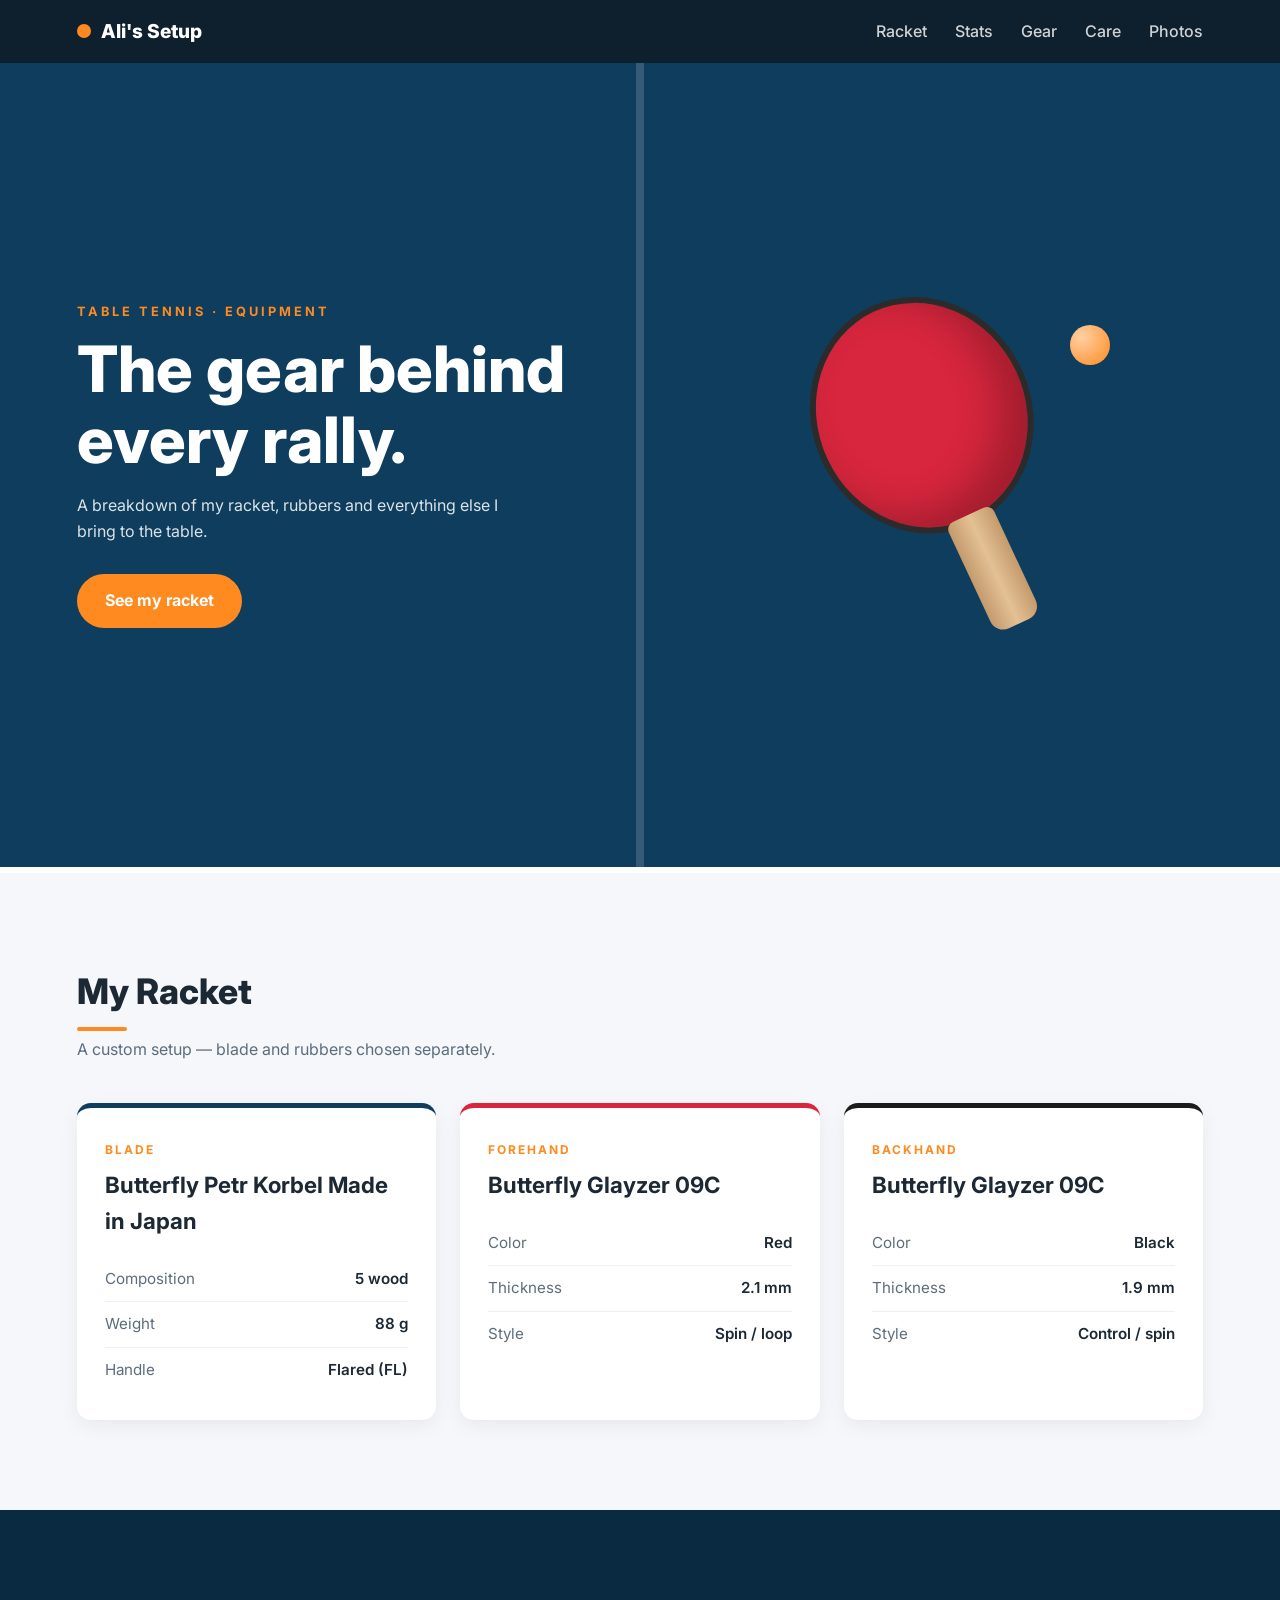
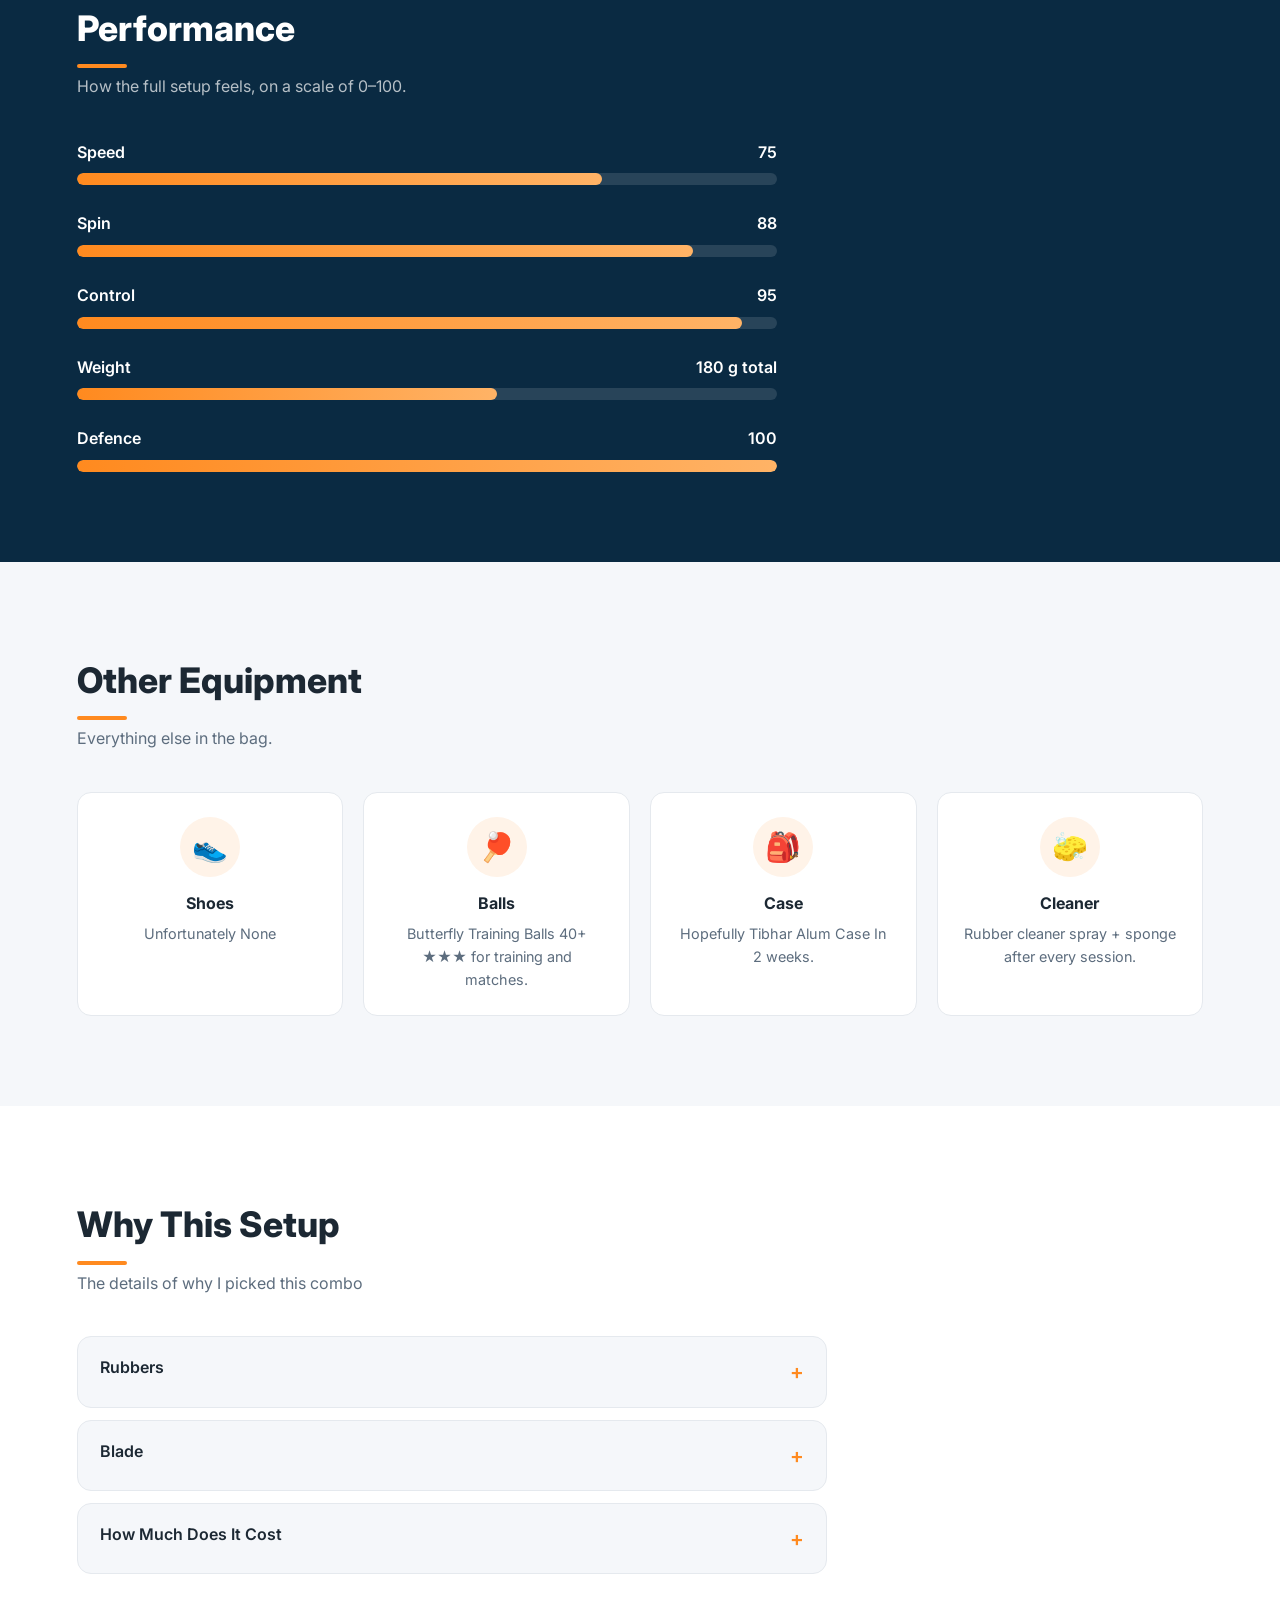
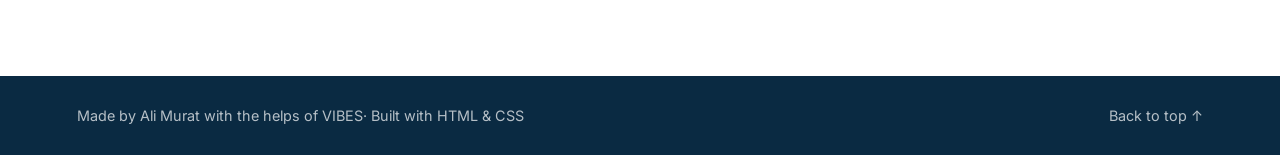
<file: index.html>
<!DOCTYPE html>
<html lang="en">
<head>
  <!-- Basic page setup: character encoding + mobile-friendly scaling -->
  <meta charset="UTF-8">
  <meta name="viewport" content="width=device-width, initial-scale=1.0">
  <title>My Table Tennis Setup</title>

  <!-- Google Font (optional — the site still works offline with fallback fonts) -->
  <link rel="preconnect" href="https://fonts.googleapis.com">
  <link href="https://fonts.googleapis.com/css2?family=Inter:wght@400;500;700;800&display=swap" rel="stylesheet">

  <!-- Our stylesheet. Keep style.css in the same folder as this file. -->
  <link rel="stylesheet" href="style.css">
</head>
<body>

  <!-- ===================== NAVIGATION ===================== -->
  <!-- "sticky" in CSS keeps this bar at the top while scrolling.
       The href="#..." links jump to the section with that id. -->
  <header class="navbar">
    <a href="#home" class="logo">
      <span class="logo-ball"></span> Ali's Setup
    </a>
    <nav>
      <a href="index.html#racket">Racket</a>
      <a href="index.html#stats">Stats</a>
      <a href="index.html#gear">Gear</a>
      <a href="index.html#care">Care</a>
      <a href="photos.html">Photos</a>
    </nav>
  </header>

  <!-- ===================== HERO ===================== -->
  <!-- The first thing visitors see. The racket on the right is drawn
       entirely with CSS (no image needed) — see ".racket" in style.css. -->
  <section id="home" class="hero">
    <div class="hero-text">
      <p class="eyebrow">Table Tennis · Equipment</p>
      <h1>The gear behind<br>every rally.</h1>
      <p class="hero-sub">
        A breakdown of my racket, rubbers and everything else I bring to the table.
      </p>
      <a href="#racket" class="btn">See my racket</a>
    </div>

    <div class="hero-visual">
      <div class="racket">
        <div class="racket-head"></div>
        <div class="racket-handle"></div>
      </div>
      <div class="ball"></div>
    </div>
  </section>

  <!-- ===================== RACKET BREAKDOWN ===================== -->
  <!-- Three cards: blade + two rubbers. Replace the placeholder text
       with your real equipment names and details. -->
  <section id="racket" class="section">
    <h2 class="section-title">My Racket</h2>
    <p class="section-sub">A custom setup — blade and rubbers chosen separately.</p>

    <div class="card-grid">
      <article class="card">
        <span class="tag">Blade</span>
        <h3>Butterfly Petr Korbel Made in Japan</h3> 
        <ul class="specs">
          <li><span>Composition</span><span>5 wood</span></li>
          <li><span>Weight</span><span>88 g</span></li>
          <li><span>Handle</span><span>Flared (FL)</span></li>
        </ul>
      </article>

      <article class="card card-red">
        <span class="tag">Forehand</span>
        <h3>Butterfly Glayzer 09C</h3>
        <ul class="specs">
          <li><span>Color</span><span>Red</span></li>
          <li><span>Thickness</span><span>2.1 mm</span></li>
          <li><span>Style</span><span>Spin / loop</span></li>
        </ul>
      </article>

      <article class="card card-black">
        <span class="tag">Backhand</span>
        <h3>Butterfly Glayzer 09C</h3> 
        <ul class="specs">
          <li><span>Color</span><span>Black</span></li>
          <li><span>Thickness</span><span>1.9 mm</span></li>
          <li><span>Style</span><span>Control / spin</span></li>
        </ul>
      </article>
    </div>
  </section>

  <!-- ===================== STATS ===================== -->
  <section id="stats" class="section section-dark">
    <h2 class="section-title">Performance</h2>
    <p class="section-sub">How the full setup feels, on a scale of 0–100.</p>

    <div class="stats">
      <div class="stat">
        <div class="stat-label"><span>Speed</span><span>75</span></div>
        <div class="bar"><div class="fill" style="--value: 75%"></div></div>
      </div>
      <div class="stat">
        <div class="stat-label"><span>Spin</span><span>88</span></div>
        <div class="bar"><div class="fill" style="--value: 88%"></div></div>
      </div>
      <div class="stat">
        <div class="stat-label"><span>Control</span><span>95</span></div>
        <div class="bar"><div class="fill" style="--value: 95%"></div></div>
      </div>
      <div class="stat">
        <div class="stat-label"><span>Weight</span><span>180 g total</span></div>
        <div class="bar"><div class="fill" style="--value: 60%"></div></div>
      </div>
      <div class="stat">
        <div class="stat-label"><span>Defence</span><span>100</span></div>
        <div class="bar"><div class="fill" style="--value: 100%"></div></div>
      </div>
    </div>
  </section>

  <section id="gear" class="section">
    <h2 class="section-title">Other Equipment</h2>
    <p class="section-sub">Everything else in the bag.</p>

    <div class="gear-grid">
      <div class="gear-item">
        <div class="gear-icon">👟</div>
        <h4>Shoes</h4>
        <p>Unfortunately None</p>
      </div>
      <div class="gear-item">
        <div class="gear-icon">🏓</div>
        <h4>Balls</h4>
        <p>Butterfly Training Balls 40+ ★★★ for training and matches.</p>
      </div>
      <div class="gear-item">
        <div class="gear-icon">🎒</div>
        <h4>Case</h4>
        <p>Hopefully Tibhar Alum Case In 2 weeks.</p>
      </div>
      <div class="gear-item">
        <div class="gear-icon">🧽</div>
        <h4>Cleaner</h4>
        <p>Rubber cleaner spray + sponge after every session.</p>
      </div>
    </div>
  </section>

  <!-- ===================== CARE TIPS ===================== -->
  <!-- <details> is a built-in HTML element that opens/closes on click.
       That's how we get an accordion with zero JavaScript. -->
  <section id="care" class="section section-light">
    <h2 class="section-title">Why This Setup</h2>
    <p class="section-sub">The details of why I picked this combo</p>

    <div class="faq">
      <details>
        <summary>Rubbers</summary>
        <p>I played with different rubbers from different brands before choosing my rubber I was sure that I needed a rubber which was good for spins and doesn't throws the play too far away</p>
      </details>
      <details>
        <summary>Blade</summary>
        <p>I usually play more defensive that's why I needed a blade with a controlled feel so I picked the corbel and I picked the FL version because it felt better in my hand</p>
      </details>
      <details>
        <summary>How Much Does It Cost</summary>
        <p>I spent about 10k for this setup and It's definetely worth its price</p>
      </details>
    </div>
  </section>

  <!-- ===================== FOOTER ===================== -->
  <footer class="footer">
    <p>Made by Ali Murat with the helps of VIBES· Built with HTML &amp; CSS</p>
    <a href="#home">Back to top ↑</a>
  </footer>

</body>
</html>
</file>
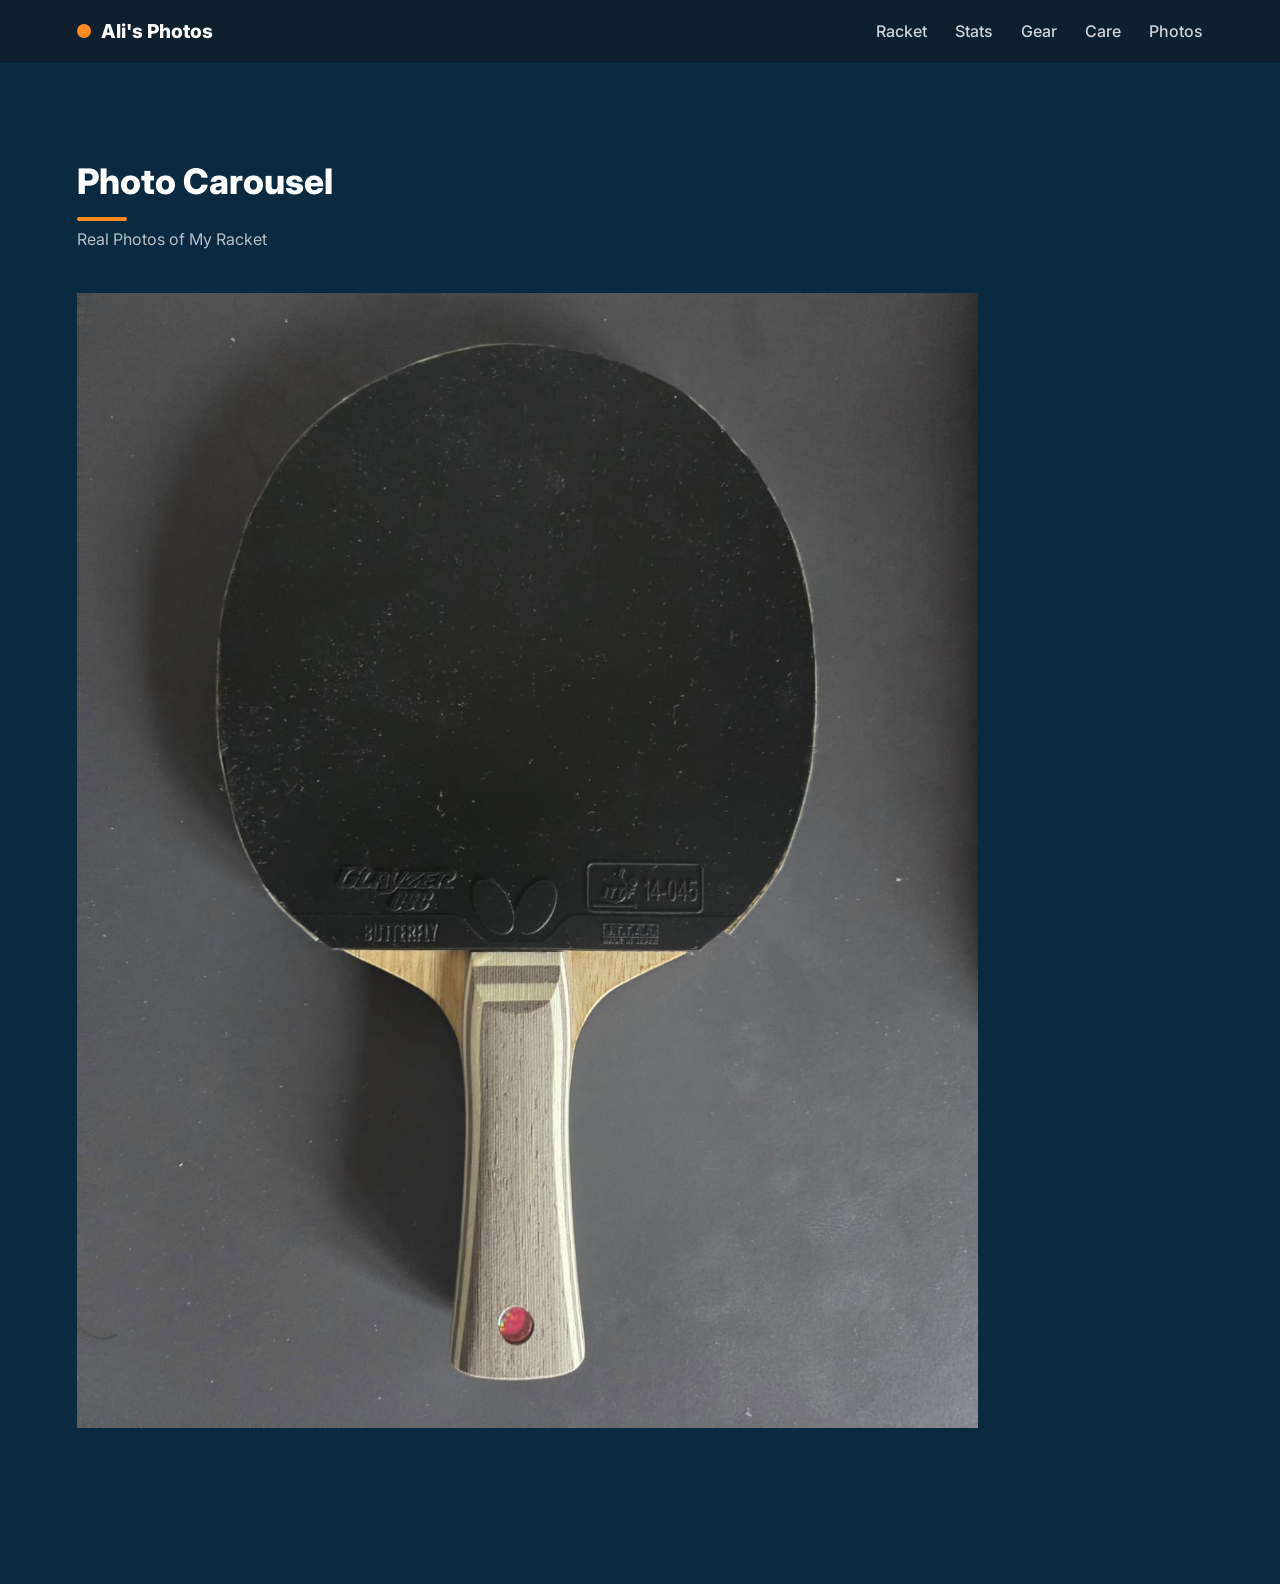
<file: photos.html>
<!DOCTYPE html>
<html lang="en">
<head>
  <!-- Basic page setup: character encoding + mobile-friendly scaling -->
  <meta charset="UTF-8">
  <meta name="viewport" content="width=device-width, initial-scale=1.0">
  <title>My Table Tennis Setup</title>

  <!-- Google Font (optional — the site still works offline with fallback fonts) -->
  <link rel="preconnect" href="https://fonts.googleapis.com">
  <link href="https://fonts.googleapis.com/css2?family=Inter:wght@400;500;700;800&display=swap" rel="stylesheet">

  <!-- Our stylesheet. Keep style.css in the same folder as this file. -->
  <link rel="stylesheet" href="style.css">
</head>
<body>

    <header class="navbar">
    <a href="#home" class="logo">
      <span class="logo-ball"></span> Ali's Photos
    </a>
    <nav>
      <a href="index.html#racket">Racket</a>
      <a href="index.html#stats">Stats</a>
      <a href="index.html#gear">Gear</a>
      <a href="index.html#care">Care</a>
      <a href="photos.html">Photos</a>
    </nav>
  </header>

  <section id="photos" class="section section-dark">
    <h2 class="section-title">Photo Carousel</h2>
    <p class="section-sub">Real Photos of My Racket</p>
    <div class="carousel-container">
        <div class="carousel">
            <img src="images/photoss1.jpeg" alt="Photo 1">
            <img src="images/photoss2.jpeg" alt="Photo 2">
        </div>
    </div>
    </section>
</file>
<file: style.css>
/* =========================================================
   1. VARIABLES
   Change colors here once and the whole site updates.
   ========================================================= */
:root {
  --table: #0f3d5e;       /* table-tennis table blue */
  --table-dark: #0a2a42;  /* darker blue for contrast sections */
  --line: #ffffff;        /* table's white lines */
  --ball: #ff8a1f;        /* orange ball = main accent color */
  --red: #d7263d;         /* forehand rubber */
  --black: #1b1b1b;       /* backhand rubber */
  --text: #1c2833;
  --muted: #5d6d7e;
  --bg: #f5f7fa;
  --radius: 14px;         /* rounded corners used everywhere */
}

/* =========================================================
   2. RESET + BASE
   Removes browser default spacing and sets basic typography.
   ========================================================= */
* {
  margin: 0;
  padding: 0;
  box-sizing: border-box; /* padding no longer adds to element width */
}

html {
  scroll-behavior: smooth; /* nav links glide instead of jumping */
}

body {
  font-family: "Inter", system-ui, sans-serif;
  color: var(--text);
  background: var(--bg);
  line-height: 1.6;
}

a {
  color: inherit;
  text-decoration: none;
}

/* =========================================================
   3. NAVBAR
   ========================================================= */
.navbar {
  position: sticky;       /* stays at the top while scrolling */
  top: 0;
  z-index: 10;            /* keeps it above other content */
  display: flex;
  justify-content: space-between;
  align-items: center;
  padding: 16px 6%;
  background: rgba(3, 21, 36, 0.951);
  backdrop-filter: blur(8px); /* frosted-glass effect */
  color: var(--line);
}

.logo {
  display: flex;
  align-items: center;
  gap: 10px;
  font-weight: 800;
  font-size: 1.2rem;
}

/* Tiny orange ball next to the logo text */
.logo-ball {
  width: 14px;
  height: 14px;
  border-radius: 50%;
  background: var(--ball);
}

.navbar nav a {
  margin-left: 24px;
  font-weight: 500;
  opacity: 0.8;
  transition: opacity 0.2s;
}

.navbar nav a:hover {
  opacity: 1;
  color: var(--ball);
}

/* =========================================================
   4. HERO
   The background imitates a table: blue surface + white
   center line, drawn with a linear-gradient.
   ========================================================= */
.hero {
  min-height: 90vh;
  display: grid;
  grid-template-columns: 1.1fr 1fr; /* text left, racket right */
  align-items: center;
  gap: 40px;
  padding: 60px 6%;
  color: var(--line);
  background:
    linear-gradient(90deg, transparent 49.7%, rgba(255,255,255,0.15) 49.7%, rgba(255,255,255,0.15) 50.3%, transparent 50.3%),
    var(--table);
  border-bottom: 6px solid var(--line); /* table edge line */
}

.eyebrow {
  text-transform: uppercase;
  letter-spacing: 3px;
  font-size: 0.8rem;
  color: var(--ball);
  font-weight: 700;
  margin-bottom: 12px;
}

.hero h1 {
  font-size: clamp(2.4rem, 5vw, 4rem); /* scales with screen size */
  line-height: 1.1;
  font-weight: 800;
  margin-bottom: 18px;
}

.hero-sub {
  max-width: 440px;
  opacity: 0.85;
  margin-bottom: 30px;
}

.btn {
  display: inline-block;
  padding: 14px 28px;
  background: var(--ball);
  color: #fff;
  font-weight: 700;
  border-radius: 999px; /* pill shape */
  transition: transform 0.2s, box-shadow 0.2s;
}

.btn:hover {
  transform: translateY(-3px);
  box-shadow: 0 10px 20px rgba(255, 138, 31, 0.4);
}

/* ---------- CSS-drawn racket ---------- */
.hero-visual {
  position: relative;
  display: flex;
  justify-content: center;
}

.racket {
  transform: rotate(-25deg);
  animation: float 4s ease-in-out infinite; /* gentle bobbing */
}

.racket-head {
  width: 220px;
  height: 240px;
  background: var(--red);
  border-radius: 50%;
  border: 6px solid #2b2b2b; /* edge tape */
  box-shadow: inset -20px -20px 40px rgba(0,0,0,0.25); /* adds depth */
}

.racket-handle {
  width: 50px;
  height: 120px;
  margin: -10px auto 0; /* overlaps head slightly so they connect */
  background: linear-gradient(90deg, #c49a6c, #e3c194, #c49a6c); /* wood look */
  border-radius: 8px 8px 14px 14px;
}

.ball {
  position: absolute;
  top: 10%;
  right: 18%;
  width: 40px;
  height: 40px;
  border-radius: 50%;
  background: radial-gradient(circle at 30% 30%, #ffd0a3, var(--ball));
  animation: float 3s ease-in-out infinite reverse;
}

/* Reusable up-and-down animation */
@keyframes float {
  0%, 100% { translate: 0 0; }
  50%      { translate: 0 -14px; }
}

/* =========================================================
   5. GENERIC SECTION STYLES
   ========================================================= */
.section {
  padding: 90px 6%;
}

.section-dark {
  background: var(--table-dark);
  color: var(--line);
}

.section-light {
  background: #fff;
}

.section-title {
  font-size: 2.2rem;
  font-weight: 800;
  margin-bottom: 6px;
}

/* Small orange underline under every section title */
.section-title::after {
  content: "";
  display: block;
  width: 50px;
  height: 4px;
  margin-top: 8px;
  background: var(--ball);
  border-radius: 2px;
}

.section-sub {
  color: var(--muted);
  margin-bottom: 40px;
}

.section-dark .section-sub {
  color: rgba(255,255,255,0.7);
}

/* =========================================================
   6. RACKET CARDS
   auto-fit + minmax = cards wrap automatically on small screens.
   ========================================================= */
.card-grid {
  display: grid;
  grid-template-columns: repeat(auto-fit, minmax(250px, 1fr));
  gap: 24px;
}

.card {
  background: #fff;
  padding: 28px;
  border-radius: var(--radius);
  border-top: 5px solid var(--table);
  box-shadow: 0 6px 20px rgba(0,0,0,0.06);
  transition: transform 0.25s, box-shadow 0.25s;
}

.card:hover {
  transform: translateY(-6px);
  box-shadow: 0 14px 30px rgba(0,0,0,0.12);
}

.card-red   { border-top-color: var(--red); }
.card-black { border-top-color: var(--black); }

.tag {
  font-size: 0.75rem;
  text-transform: uppercase;
  letter-spacing: 2px;
  font-weight: 700;
  color: var(--ball);
}

.card h3 {
  font-size: 1.4rem;
  margin: 6px 0 18px;
}

/* Spec rows: label on the left, value on the right */
.specs {
  list-style: none;
}

.specs li {
  display: flex;
  justify-content: space-between;
  padding: 10px 0;
  border-bottom: 1px solid #eef1f4;
  font-size: 0.95rem;
}

.specs li:last-child {
  border-bottom: none;
}

.specs li span:first-child {
  color: var(--muted);
}

.specs li span:last-child {
  font-weight: 600;
}

/* =========================================================
   7. STATS BARS
   .fill reads its width from the --value set in the HTML.
   ========================================================= */
.stats {
  max-width: 700px;
  display: grid;
  gap: 26px;
}

.stat-label {
  display: flex;
  justify-content: space-between;
  font-weight: 600;
  margin-bottom: 8px;
}

.bar {
  height: 12px;
  background: rgba(255,255,255,0.12);
  border-radius: 999px;
  overflow: hidden; /* keeps the fill inside the rounded bar */
}

.fill {
  height: 100%;
  width: var(--value);
  background: linear-gradient(90deg, var(--ball), #ffb366);
  border-radius: 999px;
  animation: grow 1.4s ease-out; /* bar grows in on page load */
}

@keyframes grow {
  from { width: 0; }
}

/* =========================================================
   8. GEAR GRID
   ========================================================= */
.gear-grid {
  display: grid;
  grid-template-columns: repeat(auto-fit, minmax(200px, 1fr));
  gap: 20px;
}

.gear-item {
  background: #fff;
  padding: 24px;
  border-radius: var(--radius);
  text-align: center;
  border: 1px solid #e5e9ee;
  transition: border-color 0.2s, transform 0.2s;
}

.gear-item:hover {
  border-color: var(--ball);
  transform: scale(1.03);
}

.gear-icon {
  width: 60px;
  height: 60px;
  margin: 0 auto 14px;
  display: grid;
  place-items: center; /* centers the emoji */
  font-size: 1.8rem;
  background: #fff3e8;
  border-radius: 50%;
}

.gear-item h4 {
  margin-bottom: 6px;
}

.gear-item p {
  color: var(--muted);
  font-size: 0.9rem;
}

/* =========================================================
   9. CARE ACCORDION (<details> / <summary>)
   ========================================================= */
.faq {
  max-width: 750px;
}

.faq details {
  border: 1px solid #e5e9ee;
  border-radius: var(--radius);
  margin-bottom: 12px;
  padding: 18px 22px;
  background: var(--bg);
}

.faq summary {
  cursor: pointer;
  font-weight: 600;
  list-style: none; /* hides the default arrow... */
  display: flex;
  justify-content: space-between;
}

.faq summary::-webkit-details-marker {
  display: none; /* ...also in Safari */
}

/* Our own "+" icon that rotates into "×" when opened */
.faq summary::after {
  content: "+";
  color: var(--ball);
  font-size: 1.3rem;
  transition: transform 0.2s;
}

.faq details[open] summary::after {
  transform: rotate(45deg);
}

.faq details p {
  margin-top: 12px;
  color: var(--muted);
}

/* =========================================================
   10. FOOTER
   ========================================================= */
.footer {
  display: flex;
  justify-content: space-between;
  align-items: center;
  padding: 28px 6%;
  background: var(--table-dark);
  color: rgba(255,255,255,0.7);
  font-size: 0.9rem;
}

.footer a:hover {
  color: var(--ball);
}

.carousel {
    display : flex;
    flex-direction : row;
    overflow-x : auto;
    width : 80%;
    height : 80%;
    gap : 20px;
}

.carousel img{
    width : 100%;
    height : 100%;
    flex-shrink : 0;
    object-fit : cover;
}

.carousel img:hover{
    transform : scale(1.05);
    opacity : 0.95;
    cursor : pointer;
}

/* =========================================================
   11. RESPONSIVE (phones and small tablets)
   Everything inside applies only when the screen is ≤ 800px.
   ========================================================= */
@media (max-width: 800px) {
  .hero {
    grid-template-columns: 1fr; /* stack text and racket */
    text-align: center;
  }

  .hero-sub {
    margin-left: auto;
    margin-right: auto;
  }

  .racket-head {
    width: 160px;
    height: 175px;
  }

  .racket-handle {
    width: 38px;
    height: 90px;
  }

  .navbar nav a {
    margin-left: 14px;
    font-size: 0.9rem;
  }

  .footer {
    flex-direction: column;
    gap: 8px;
  }
}
</file>
